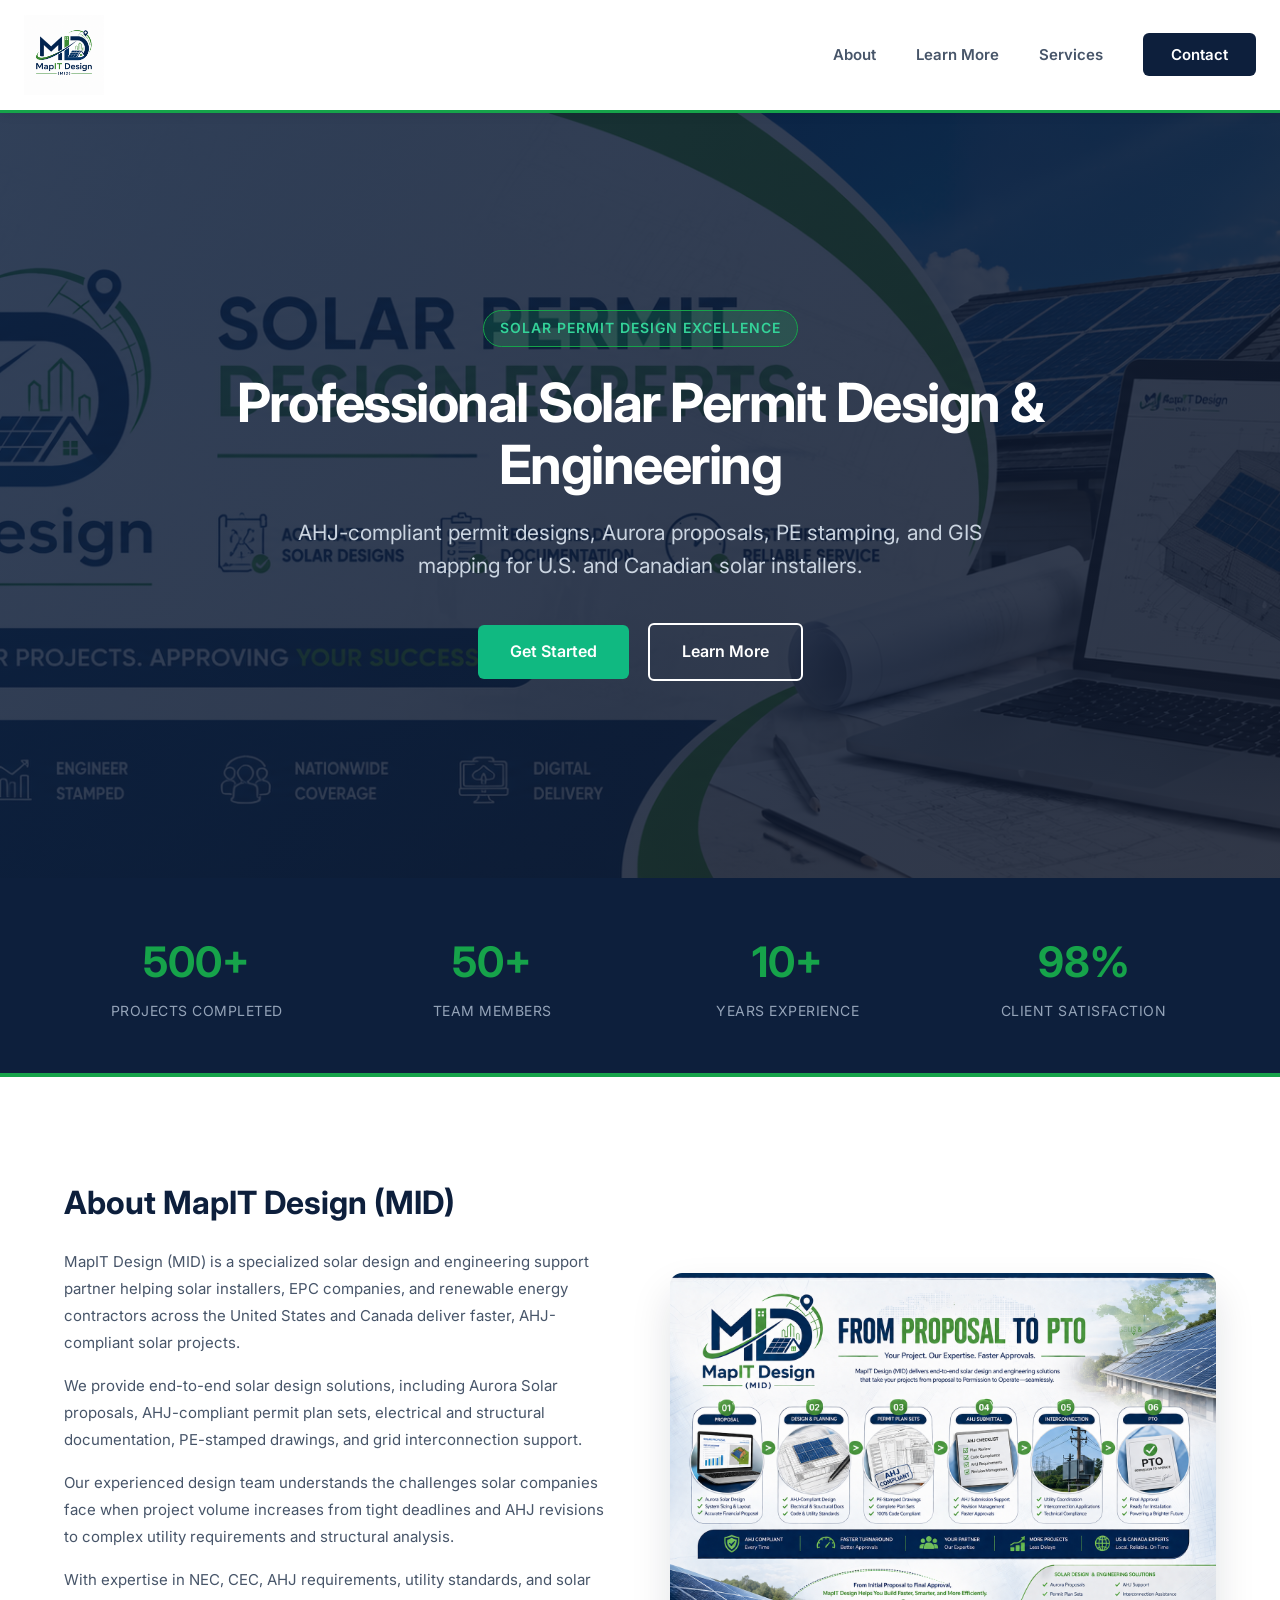
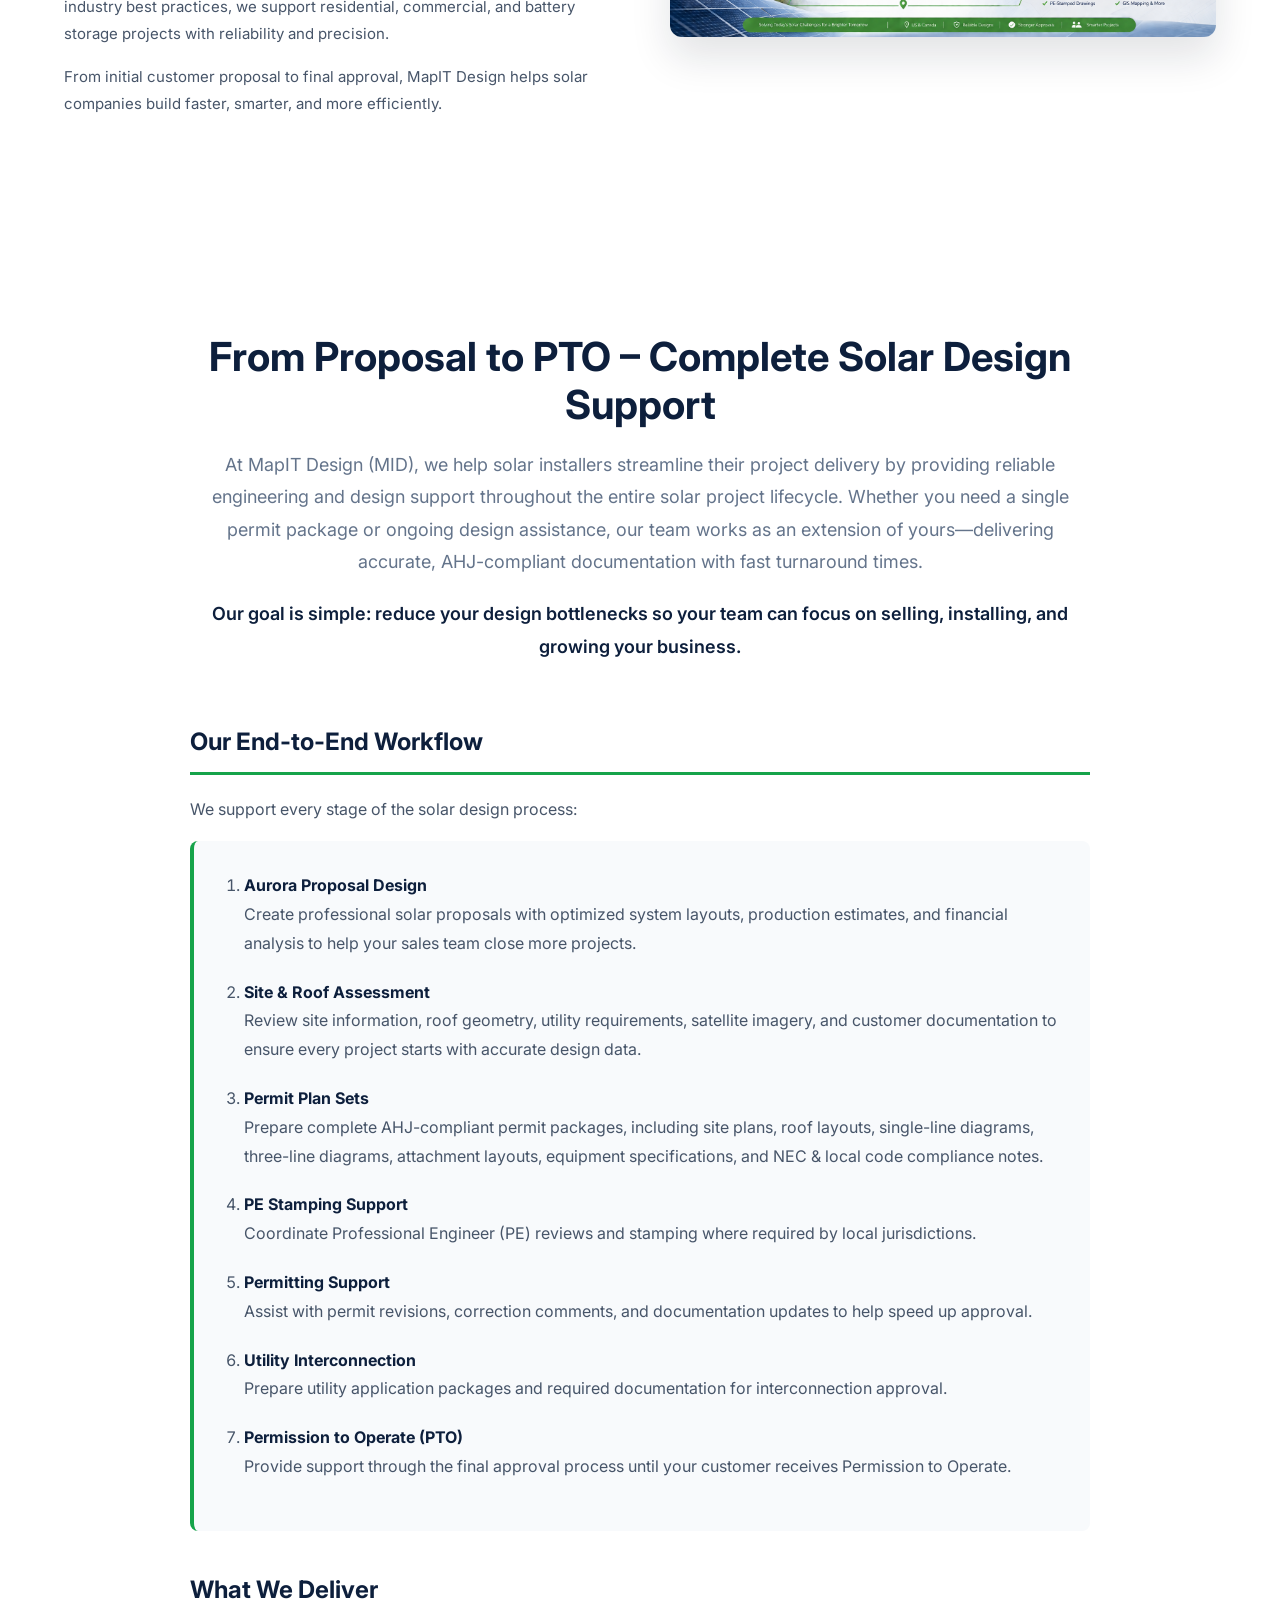
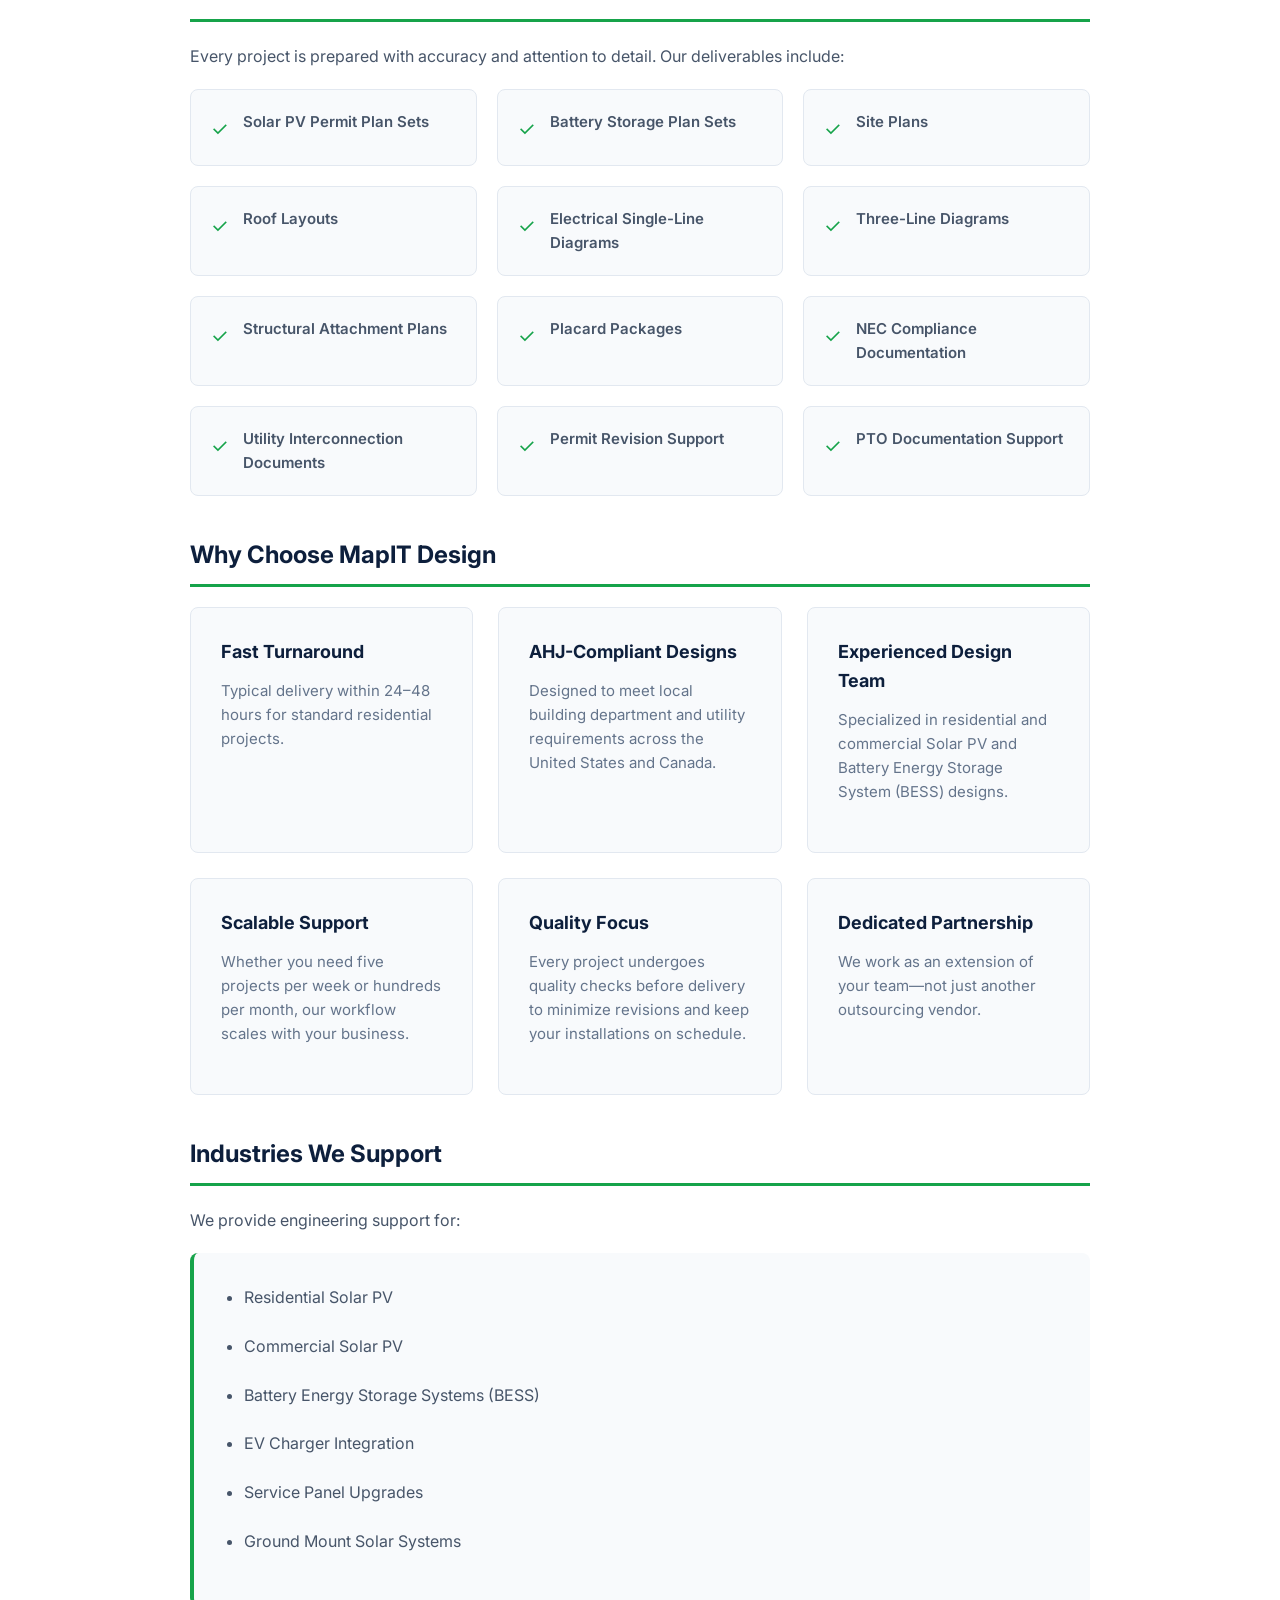
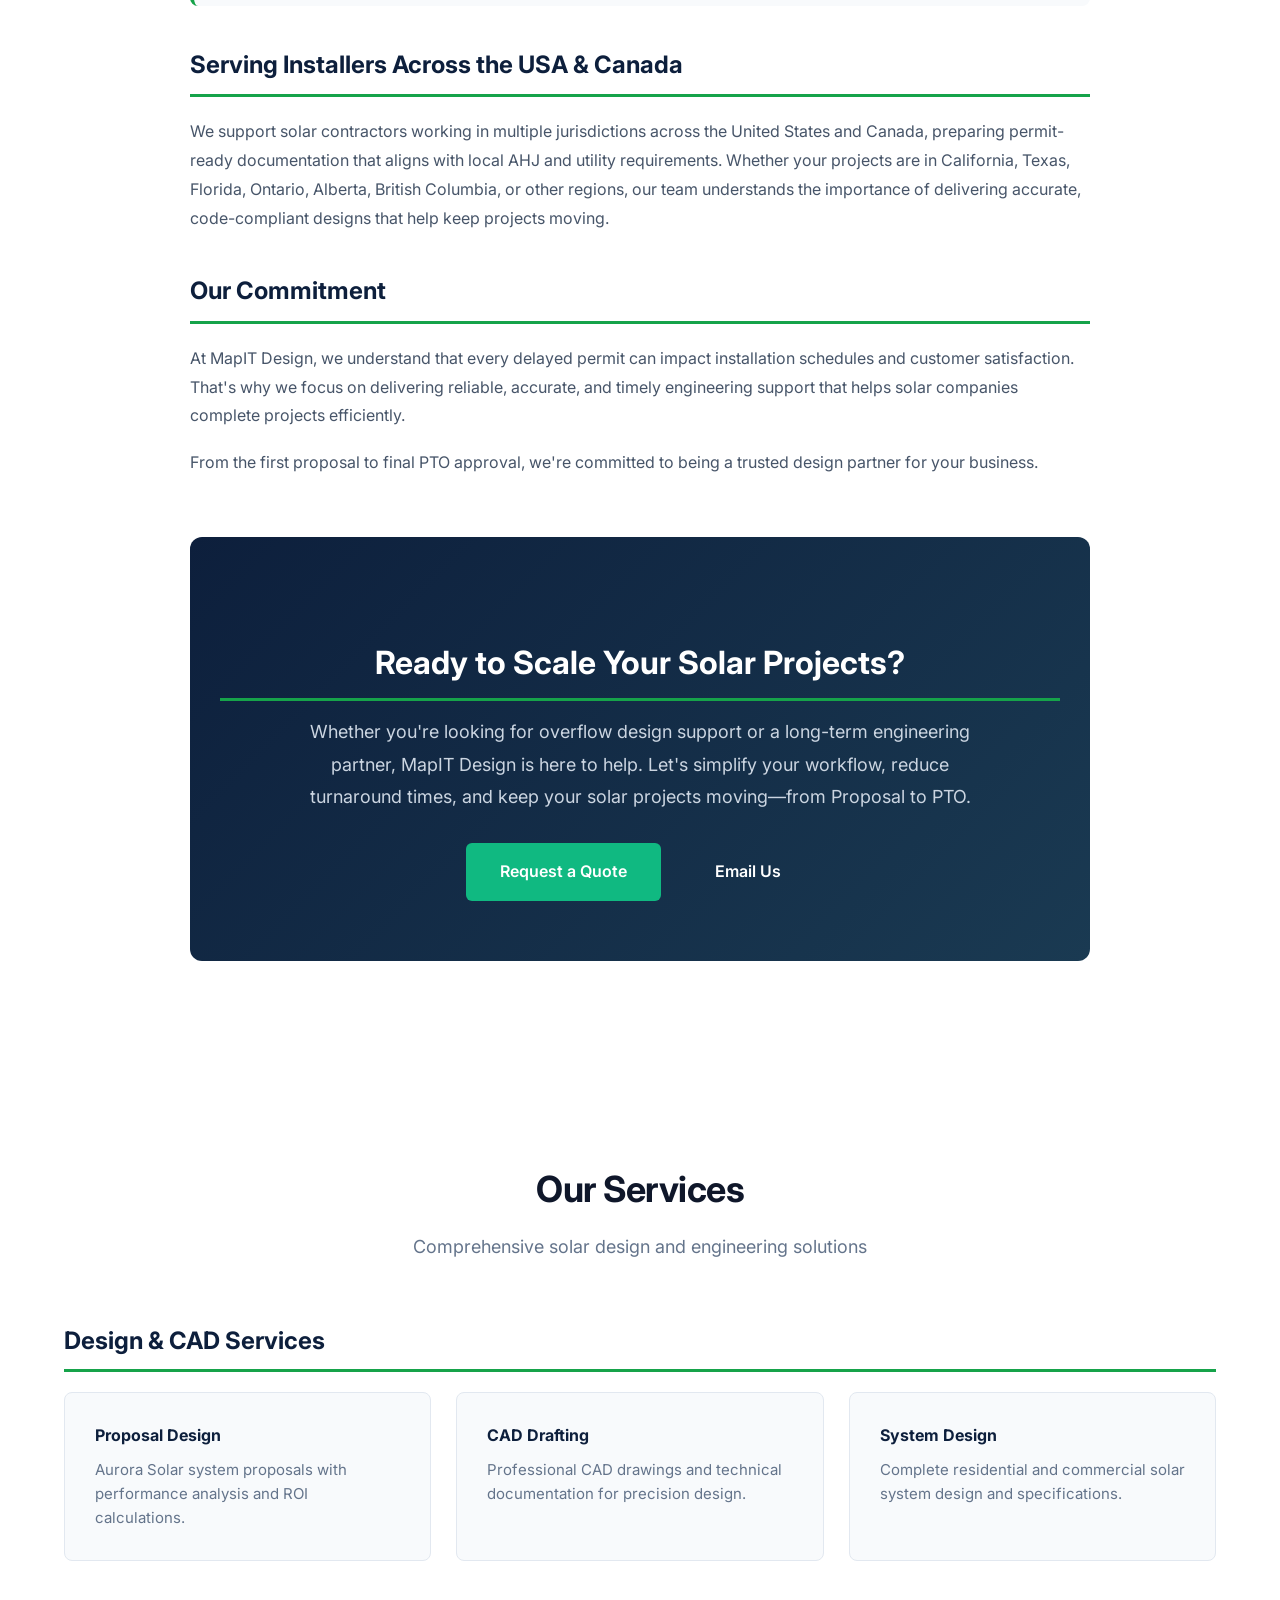
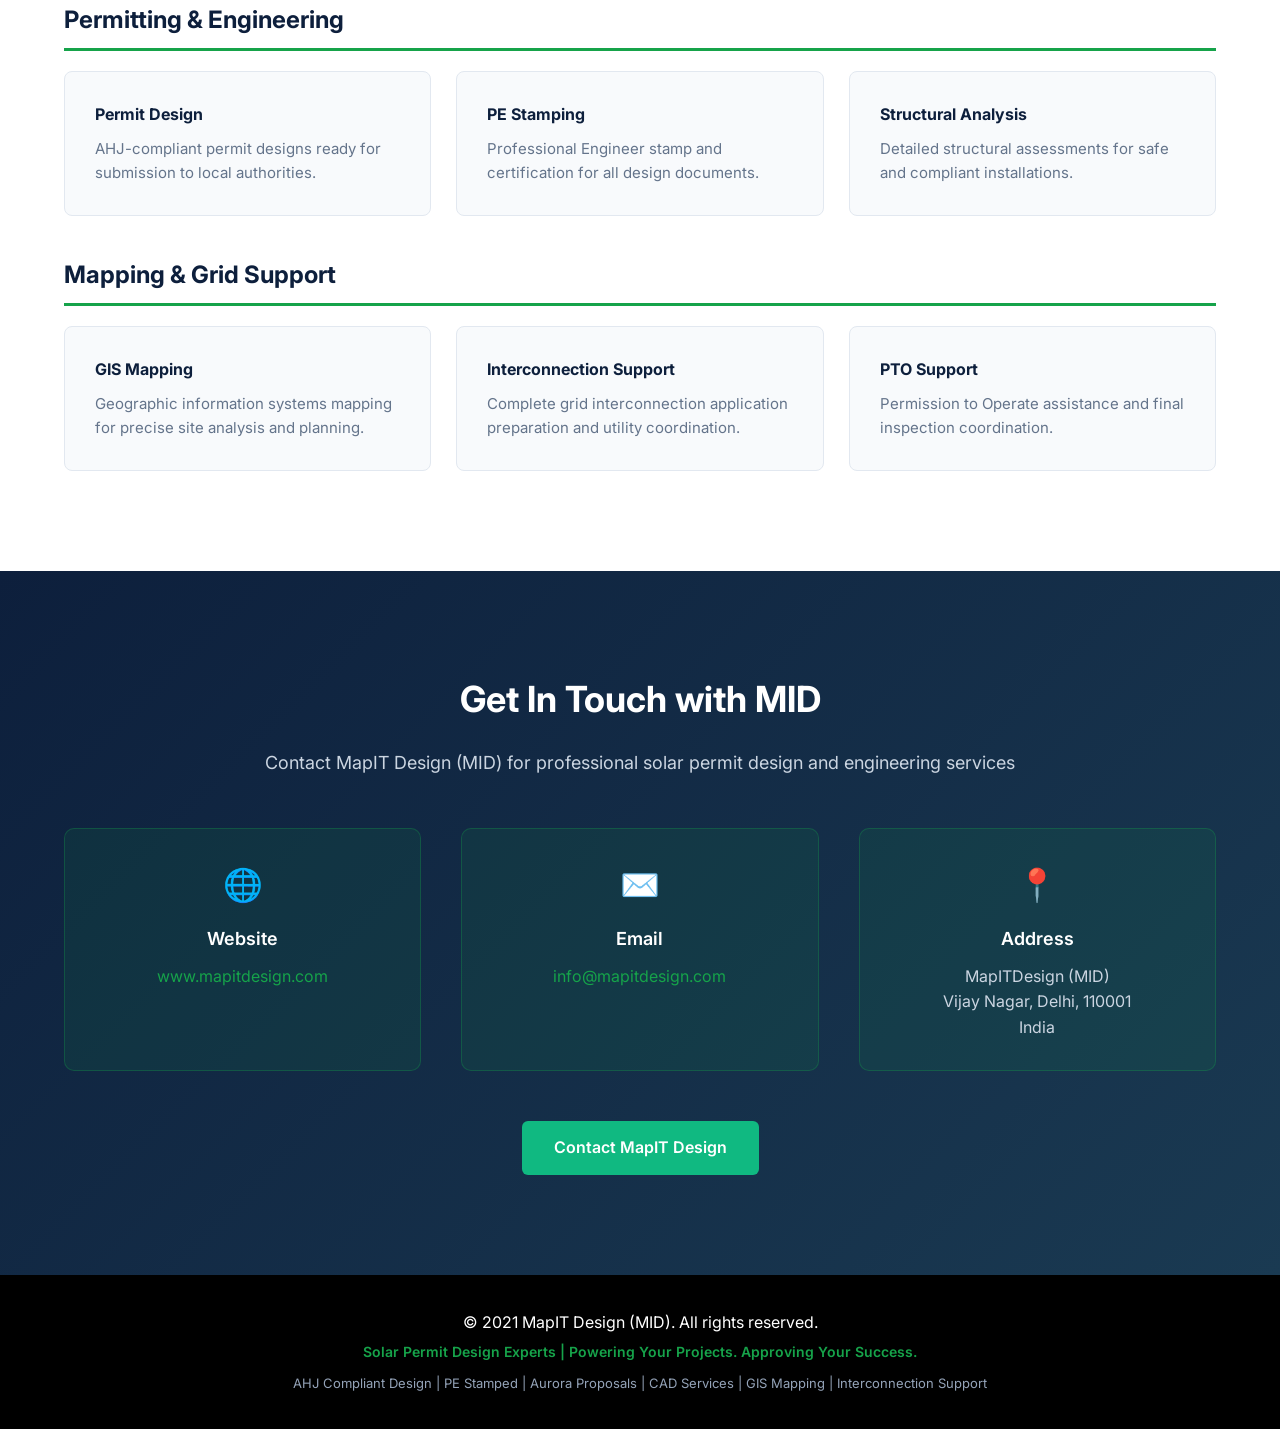
<file: index (1).html>
<!DOCTYPE html>
<html lang="en">
<head>
    <meta charset="UTF-8">
    <meta name="viewport" content="width=device-width, initial-scale=1.0">
    <meta name="description" content="MapIT Design (MID) provides professional, AHJ-compliant solar permit design, Aurora proposals, PE stamping, and GIS mapping solutions for U.S. and Canadian solar installers.">
    <title>MapIT Design (MID) | Professional Solar Permit Design & Engineering</title>

    <!-- Google Fonts -->
    <link rel="preconnect" href="https://fonts.googleapis.com">
    <link rel="preconnect" href="https://fonts.gstatic.com" crossorigin>
    <link href="https://fonts.googleapis.com/css2?family=Inter:wght@400;600;700&display=swap" rel="stylesheet">

    <!-- Font Awesome Icons -->
    <link rel="stylesheet" href="https://cdnjs.cloudflare.com/ajax/libs/font-awesome/6.5.1/css/all.min.css">

    <style>
        :root {
            --primary-slate: #0f172a;
            --secondary-blue: #1e293b;
            --electric-green: #10b981;
            --action-hover: #059669;
            --text-dark: #334155;
            --text-light: #f8fafc;
            --border-subtle: #e2e8f0;
            --transition-smooth: all 0.4s cubic-bezier(0.16, 1, 0.3, 1);
            --mid-dark-blue: #0d1f3c;
            --mid-green: #16a34a;
        }
        * {
            box-sizing: border-box;
            margin: 0;
            padding: 0;
        }
        html {
            scroll-behavior: smooth;
        }
        body {
            font-family: 'Inter', sans-serif;
            color: var(--text-dark);
            background-color: #f8fafc;
            line-height: 1.6;
        }
        .container {
            width: 100%;
            max-width: 1200px;
            margin: 0 auto;
            padding: 0 24px;
        }
        section {
            padding: 100px 0;
        }
        .section-title {
            text-align: center;
            max-width: 700px;
            margin: 0 auto 60px;
        }
        .section-title h2 {
            font-size: 36px;
            color: var(--primary-slate);
            font-weight: 700;
            letter-spacing: -0.5px;
            margin-bottom: 15px;
        }
        .section-title p {
            color: #64748b;
            font-size: 18px;
        }
        .btn {
            display: inline-block;
            padding: 14px 32px;
            font-weight: 600;
            font-size: 16px;
            border-radius: 6px;
            text-decoration: none;
            transition: var(--transition-smooth);
            cursor: pointer;
            border: none;
        }
        .btn-primary {
            background-color: var(--electric-green);
            color: #fff;
        }
        .btn-primary:hover {
            background-color: var(--action-hover);
            transform: translateY(-2px);
        }
        .btn-secondary {
            background-color: transparent;
            color: #fff;
            border: 2px solid #fff;
            margin-left: 15px;
        }
        .btn-secondary:hover {
            background-color: #fff;
            color: var(--primary-slate);
        }

        /* NAVIGATION BAR */
        .navbar {
            background-color: rgba(255, 255, 255, 0.98);
            backdrop-filter: blur(10px);
            border-bottom: 3px solid var(--mid-green);
            position: sticky;
            top: 0;
            z-index: 2000;
            transition: var(--transition-smooth);
            box-shadow: 0 2px 10px rgba(0,0,0,0.08);
        }
        .nav-container {
            display: flex;
            justify-content: flex-start;
            align-items: center;
            gap: 60px;
            max-width: 1400px;
            margin: 0 auto;
            padding: 10px 24px;
        }
        .logo-section {
            display: flex;
            align-items: center;
            flex-shrink: 0;
            min-width: fit-content;
        }
        .logo {
            height: 90px;
            display: flex;
            align-items: center;
            text-decoration: none;
            padding: 5px 0;
        }
        .logo img {
            height: 100%;
            width: auto;
            object-fit: contain;
        }
        .nav-menu {
            display: flex;
            align-items: center;
            list-style: none;
            gap: 40px;
            margin-left: auto;
            flex-wrap: nowrap;
        }
        .nav-menu li {
            margin-left: 0;
        }
        .nav-menu a {
            text-decoration: none;
            color: #475569;
            font-weight: 600;
            font-size: 15px;
            transition: var(--transition-smooth);
            white-space: nowrap;
        }
        .nav-menu a:hover:not(.nav-btn) {
            color: var(--mid-green);
        }
        .nav-menu .nav-btn {
            background-color: var(--mid-dark-blue);
            color: #fff;
            padding: 12px 28px;
            border-radius: 6px;
            white-space: nowrap;
            font-weight: 600;
        }
        .nav-menu .nav-btn:hover {
            background-color: var(--electric-green);
        }

        /* HERO BANNER */
        .hero {
            position: relative;
            background: linear-gradient(135deg, rgba(13,31,60,0.85), rgba(15,23,42,0.85)), url('./MID_Backdrop.png') no-repeat center center/cover;
            background-size: cover;
            background-position: center;
            height: 85vh;
            display: flex;
            align-items: center;
            justify-content: center;
            text-align: center;
            color: #fff;
        }
        .hero-content {
            position: relative;
            z-index: 10;
            max-width: 900px;
            padding: 0 20px;
        }
        .badge {
            display: inline-block;
            background-color: rgba(22, 163, 74, 0.2);
            border: 1px solid var(--mid-green);
            color: #34d399;
            padding: 6px 16px;
            border-radius: 50px;
            font-size: 14px;
            font-weight: 600;
            text-transform: uppercase;
            letter-spacing: 1px;
            margin-bottom: 25px;
        }
        .hero h1 {
            font-size: 54px;
            font-weight: 700;
            letter-spacing: -1.5px;
            line-height: 1.15;
            margin-bottom: 20px;
        }
        .hero p {
            font-size: 21px;
            color: #cbd5e1;
            max-width: 750px;
            margin: 0 auto 40px;
        }

        /* METRIC COUNTERS */
        .counters-section {
            background-color: var(--mid-dark-blue);
            padding: 50px 0;
            border-bottom: 4px solid var(--mid-green);
        }
        .counters-grid {
            display: grid;
            grid-template-columns: repeat(auto-fit, minmax(200px, 1fr));
            gap: 30px;
            text-align: center;
        }
        .counter-card {
            color: #fff;
        }
        .counter-num {
            font-size: 42px;
            font-weight: 700;
            color: var(--mid-green);
            margin-bottom: 5px;
        }
        .counter-card p {
            color: #94a3b8;
            font-size: 14px;
            text-transform: uppercase;
            letter-spacing: 0.5px;
        }

        /* ABOUT SECTION */
        .about {
            background-color: #fff;
        }
        .about-container {
            display: grid;
            grid-template-columns: 1fr 1fr;
            gap: 60px;
            align-items: stretch;
        }
        .about-text {
            display: flex;
            flex-direction: column;
            justify-content: center;
        }
        .about-text h2 {
            font-size: 32px;
            color: var(--mid-dark-blue);
            margin-bottom: 20px;
            text-align: left;
            font-weight: 700;
        }
        .about-text p {
            font-size: 15px;
            color: #475569;
            margin-bottom: 16px;
            line-height: 1.8;
        }
        .about-image {
            display: flex;
            align-items: center;
            justify-content: center;
        }
        .about-image img {
            width: 100%;
            height: auto;
            border-radius: 12px;
            box-shadow: 0 20px 40px rgba(15,23,42,0.12);
            object-fit: cover;
        }

        /* LEARN MORE SECTION */
        .learn-more {
            background-color: #fff;
        }
        .learn-more-header {
            text-align: center;
            max-width: 900px;
            margin: 0 auto 60px;
        }
        .learn-more-header h2 {
            font-size: 40px;
            color: var(--mid-dark-blue);
            font-weight: 700;
            margin-bottom: 20px;
            line-height: 1.2;
        }
        .learn-more-header p {
            font-size: 18px;
            color: #64748b;
            line-height: 1.8;
        }
        .learn-more-content {
            max-width: 900px;
            margin: 0 auto;
        }
        .learn-more-content h3 {
            font-size: 24px;
            color: var(--mid-dark-blue);
            font-weight: 700;
            margin: 40px 0 20px;
            padding-bottom: 10px;
            border-bottom: 3px solid var(--mid-green);
        }
        .learn-more-content p {
            font-size: 16px;
            color: #475569;
            margin-bottom: 18px;
            line-height: 1.8;
        }
        .workflow-list {
            background-color: #f8fafc;
            padding: 30px;
            border-radius: 8px;
            border-left: 4px solid var(--mid-green);
            margin-bottom: 30px;
        }
        .workflow-list ol {
            margin-left: 20px;
        }
        .workflow-list li {
            font-size: 16px;
            color: #475569;
            margin-bottom: 20px;
            line-height: 1.8;
        }
        .workflow-list strong {
            color: var(--mid-dark-blue);
            font-weight: 700;
        }
        .deliverables-grid {
            display: grid;
            grid-template-columns: repeat(auto-fit, minmax(250px, 1fr));
            gap: 20px;
            margin-bottom: 30px;
        }
        .deliverable-item {
            background-color: #f8fafc;
            padding: 20px;
            border-radius: 8px;
            border: 1px solid var(--border-subtle);
            display: flex;
            align-items: flex-start;
            gap: 15px;
        }
        .deliverable-icon {
            font-size: 20px;
            color: var(--mid-green);
            flex-shrink: 0;
            margin-top: 3px;
        }
        .deliverable-text {
            font-size: 15px;
            color: #475569;
            font-weight: 600;
        }
        .benefits-grid {
            display: grid;
            grid-template-columns: repeat(auto-fit, minmax(280px, 1fr));
            gap: 25px;
            margin-bottom: 40px;
        }
        .benefit-card {
            background-color: #f8fafc;
            padding: 30px;
            border-radius: 8px;
            border: 1px solid var(--border-subtle);
            transition: var(--transition-smooth);
        }
        .benefit-card:hover {
            transform: translateY(-5px);
            box-shadow: 0 10px 30px rgba(22, 163, 74, 0.1);
            border-color: var(--mid-green);
        }
        .benefit-card h4 {
            font-size: 18px;
            color: var(--mid-dark-blue);
            font-weight: 700;
            margin-bottom: 12px;
        }
        .benefit-card p {
            font-size: 15px;
            color: #64748b;
            line-height: 1.6;
        }
        .cta-section {
            background: linear-gradient(135deg, var(--mid-dark-blue), #1a3a52);
            color: #fff;
            padding: 60px 30px;
            border-radius: 12px;
            text-align: center;
            margin-top: 60px;
        }
        .cta-section h3 {
            font-size: 32px;
            margin-bottom: 15px;
            color: #fff;
        }
        .cta-section p {
            font-size: 18px;
            color: #cbd5e1;
            margin-bottom: 30px;
            max-width: 700px;
            margin-left: auto;
            margin-right: auto;
        }
        .cta-buttons {
            display: flex;
            gap: 20px;
            justify-content: center;
            flex-wrap: wrap;
        }
        .cta-buttons a {
            display: inline-block;
            padding: 14px 32px;
            font-weight: 600;
            font-size: 16px;
            border-radius: 6px;
            text-decoration: none;
            transition: var(--transition-smooth);
            cursor: pointer;
            border: 2px solid transparent;
        }
        .btn-cta-primary {
            background-color: var(--electric-green);
            color: #fff;
        }
        .btn-cta-primary:hover {
            background-color: var(--action-hover);
            transform: translateY(-2px);
        }
        .btn-cta-secondary {
            background-color: transparent;
            color: #fff;
            border: 2px solid #fff;
        }
        .btn-cta-secondary:hover {
            background-color: #fff;
            color: var(--mid-dark-blue);
        }

        /* SERVICES GRID */
        .services {
            background-color: #fff;
        }
        .service-category-title {
            font-size: 24px;
            color: var(--mid-dark-blue);
            font-weight: 700;
            margin: 40px 0 20px;
            padding-bottom: 8px;
            border-bottom: 3px solid var(--mid-green);
        }
        .services-grid {
            display: grid;
            grid-template-columns: repeat(auto-fit, minmax(280px, 1fr));
            gap: 25px;
        }
        .service-card {
            padding: 30px;
            background-color: #f8fafc;
            border-radius: 8px;
            border: 1px solid var(--border-subtle);
            transition: var(--transition-smooth);
        }
        .service-card:hover {
            border-color: var(--mid-green);
            box-shadow: 0 5px 15px rgba(22, 163, 74, 0.1);
        }
        .service-card h4 {
            margin-bottom: 10px;
            color: var(--mid-dark-blue);
            font-weight: 700;
        }
        .service-card p {
            font-size: 15px;
            color: #64748b;
        }

        /* CONTACT SECTION */
        .contact-section {
            background: linear-gradient(135deg, var(--mid-dark-blue), #1a3a52);
            color: #fff;
        }
        .contact-content {
            text-align: center;
        }
        .contact-content h2 {
            font-size: 36px;
            margin-bottom: 20px;
            color: #fff;
        }
        .contact-content p {
            font-size: 18px;
            color: #cbd5e1;
            margin-bottom: 30px;
        }
        .contact-details {
            display: grid;
            grid-template-columns: repeat(auto-fit, minmax(280px, 1fr));
            gap: 40px;
            margin-top: 50px;
            margin-bottom: 50px;
        }
        .contact-item {
            background-color: rgba(22, 163, 74, 0.1);
            padding: 30px;
            border-radius: 10px;
            border: 1px solid rgba(22, 163, 74, 0.3);
        }
        .contact-item-icon {
            font-size: 32px;
            color: var(--mid-green);
            margin-bottom: 15px;
        }
        .contact-item-title {
            font-size: 18px;
            font-weight: 600;
            margin-bottom: 10px;
            color: #fff;
        }
        .contact-item-content {
            font-size: 16px;
            color: #cbd5e1;
            word-break: break-word;
        }
        .contact-item-content a {
            color: var(--mid-green);
            text-decoration: none;
            transition: var(--transition-smooth);
        }
        .contact-item-content a:hover {
            text-decoration: underline;
            color: #34d399;
        }

        /* FOOTER */
        .footer {
            background-color: #000;
            color: #fff;
            padding: 30px;
            text-align: center;
        }
        .footer p {
            margin: 5px 0;
        }
        .footer-branding {
            font-size: 14px;
            color: var(--mid-green);
            margin-top: 10px;
            font-weight: 600;
        }

        @media (max-width: 1024px) {
            .nav-container { gap: 40px; }
            .logo { height: 80px; }
            .nav-menu { gap: 30px; }
        }

        @media (max-width: 768px) {
            .about-container { grid-template-columns: 1fr; gap: 40px; }
            .hero h1 { font-size: 38px; }
            .nav-menu { display: none; }
            .contact-details { grid-template-columns: 1fr; }
            .logo { height: 70px; }
            .nav-container { gap: 20px; padding: 10px 20px; }
            .cta-buttons { flex-direction: column; }
            .cta-buttons a { width: 100%; text-align: center; }
            .learn-more-header h2 { font-size: 28px; }
        }
    </style>
</head>
<body>
    <!-- NAVIGATION BAR -->
    <nav class="navbar">
        <div class="nav-container">
            <div class="logo-section">
                <a href="#" class="logo">
                    <img src="./MID-LOGO.png" alt="MapIT Design (MID) Logo">
                </a>
            </div>
            <ul class="nav-menu">
                <li><a href="#about">About</a></li>
                <li><a href="#learn-more">Learn More</a></li>
                <li><a href="#services">Services</a></li>
                <li><a href="#contact" class="nav-btn">Contact</a></li>
            </ul>
        </div>
    </nav>

    <!-- HERO SECTION -->
    <section class="hero">
        <div class="hero-content">
            <div class="badge">Solar Permit Design Excellence</div>
            <h1>Professional Solar Permit Design & Engineering</h1>
            <p>AHJ-compliant permit designs, Aurora proposals, PE stamping, and GIS mapping for U.S. and Canadian solar installers.</p>
            <a href="#contact" class="btn btn-primary">Get Started</a>
            <a href="#learn-more" class="btn btn-secondary">Learn More</a>
        </div>
    </section>

    <!-- COUNTERS SECTION -->
    <section class="counters-section">
        <div class="container">
            <div class="counters-grid">
                <div class="counter-card">
                    <div class="counter-num">500+</div>
                    <p>Projects Completed</p>
                </div>
                <div class="counter-card">
                    <div class="counter-num">50+</div>
                    <p>Team Members</p>
                </div>
                <div class="counter-card">
                    <div class="counter-num">10+</div>
                    <p>Years Experience</p>
                </div>
                <div class="counter-card">
                    <div class="counter-num">98%</div>
                    <p>Client Satisfaction</p>
                </div>
            </div>
        </div>
    </section>

    <!-- ABOUT SECTION -->
    <section class="about" id="about">
        <div class="container">
            <div class="about-container">
                <div class="about-text">
                    <h2>About MapIT Design (MID)</h2>
                    <p>MapIT Design (MID) is a specialized solar design and engineering support partner helping solar installers, EPC companies, and renewable energy contractors across the United States and Canada deliver faster, AHJ-compliant solar projects.</p>
                    <p>We provide end-to-end solar design solutions, including Aurora Solar proposals, AHJ-compliant permit plan sets, electrical and structural documentation, PE-stamped drawings, and grid interconnection support.</p>
                    <p>Our experienced design team understands the challenges solar companies face when project volume increases from tight deadlines and AHJ revisions to complex utility requirements and structural analysis.</p>
                    <p>With expertise in NEC, CEC, AHJ requirements, utility standards, and solar industry best practices, we support residential, commercial, and battery storage projects with reliability and precision.</p>
                    <p>From initial customer proposal to final approval, MapIT Design helps solar companies build faster, smarter, and more efficiently.</p>
                </div>
                <div class="about-image">
                    <img src="./Solar-end%20to%20end.png" alt="MapIT Design End-to-End Solar Workflow from Proposal to PTO">
                </div>
            </div>
        </div>
    </section>

    <!-- LEARN MORE SECTION (includes process/workflow and why-us content) -->
    <section class="learn-more" id="learn-more">
        <div class="container">
            <div class="learn-more-header">
                <h2>From Proposal to PTO – Complete Solar Design Support</h2>
                <p>At MapIT Design (MID), we help solar installers streamline their project delivery by providing reliable engineering and design support throughout the entire solar project lifecycle. Whether you need a single permit package or ongoing design assistance, our team works as an extension of yours—delivering accurate, AHJ-compliant documentation with fast turnaround times.</p>
                <p style="margin-top: 20px; font-weight: 600; color: var(--mid-dark-blue);">Our goal is simple: reduce your design bottlenecks so your team can focus on selling, installing, and growing your business.</p>
            </div>

            <div class="learn-more-content">
                <h3 id="workflow">Our End-to-End Workflow</h3>
                <p>We support every stage of the solar design process:</p>

                <div class="workflow-list">
                    <ol>
                        <li>
                            <strong>Aurora Proposal Design</strong><br>
                            Create professional solar proposals with optimized system layouts, production estimates, and financial analysis to help your sales team close more projects.
                        </li>
                        <li>
                            <strong>Site & Roof Assessment</strong><br>
                            Review site information, roof geometry, utility requirements, satellite imagery, and customer documentation to ensure every project starts with accurate design data.
                        </li>
                        <li>
                            <strong>Permit Plan Sets</strong><br>
                            Prepare complete AHJ-compliant permit packages, including site plans, roof layouts, single-line diagrams, three-line diagrams, attachment layouts, equipment specifications, and NEC & local code compliance notes.
                        </li>
                        <li>
                            <strong>PE Stamping Support</strong><br>
                            Coordinate Professional Engineer (PE) reviews and stamping where required by local jurisdictions.
                        </li>
                        <li>
                            <strong>Permitting Support</strong><br>
                            Assist with permit revisions, correction comments, and documentation updates to help speed up approval.
                        </li>
                        <li>
                            <strong>Utility Interconnection</strong><br>
                            Prepare utility application packages and required documentation for interconnection approval.
                        </li>
                        <li>
                            <strong>Permission to Operate (PTO)</strong><br>
                            Provide support through the final approval process until your customer receives Permission to Operate.
                        </li>
                    </ol>
                </div>

                <h3>What We Deliver</h3>
                <p>Every project is prepared with accuracy and attention to detail. Our deliverables include:</p>

                <div class="deliverables-grid">
                    <div class="deliverable-item"><div class="deliverable-icon">✓</div><div class="deliverable-text">Solar PV Permit Plan Sets</div></div>
                    <div class="deliverable-item"><div class="deliverable-icon">✓</div><div class="deliverable-text">Battery Storage Plan Sets</div></div>
                    <div class="deliverable-item"><div class="deliverable-icon">✓</div><div class="deliverable-text">Site Plans</div></div>
                    <div class="deliverable-item"><div class="deliverable-icon">✓</div><div class="deliverable-text">Roof Layouts</div></div>
                    <div class="deliverable-item"><div class="deliverable-icon">✓</div><div class="deliverable-text">Electrical Single-Line Diagrams</div></div>
                    <div class="deliverable-item"><div class="deliverable-icon">✓</div><div class="deliverable-text">Three-Line Diagrams</div></div>
                    <div class="deliverable-item"><div class="deliverable-icon">✓</div><div class="deliverable-text">Structural Attachment Plans</div></div>
                    <div class="deliverable-item"><div class="deliverable-icon">✓</div><div class="deliverable-text">Placard Packages</div></div>
                    <div class="deliverable-item"><div class="deliverable-icon">✓</div><div class="deliverable-text">NEC Compliance Documentation</div></div>
                    <div class="deliverable-item"><div class="deliverable-icon">✓</div><div class="deliverable-text">Utility Interconnection Documents</div></div>
                    <div class="deliverable-item"><div class="deliverable-icon">✓</div><div class="deliverable-text">Permit Revision Support</div></div>
                    <div class="deliverable-item"><div class="deliverable-icon">✓</div><div class="deliverable-text">PTO Documentation Support</div></div>
                </div>

                <h3 id="why-us">Why Choose MapIT Design</h3>

                <div class="benefits-grid">
                    <div class="benefit-card">
                        <h4>Fast Turnaround</h4>
                        <p>Typical delivery within 24–48 hours for standard residential projects.</p>
                    </div>
                    <div class="benefit-card">
                        <h4>AHJ-Compliant Designs</h4>
                        <p>Designed to meet local building department and utility requirements across the United States and Canada.</p>
                    </div>
                    <div class="benefit-card">
                        <h4>Experienced Design Team</h4>
                        <p>Specialized in residential and commercial Solar PV and Battery Energy Storage System (BESS) designs.</p>
                    </div>
                    <div class="benefit-card">
                        <h4>Scalable Support</h4>
                        <p>Whether you need five projects per week or hundreds per month, our workflow scales with your business.</p>
                    </div>
                    <div class="benefit-card">
                        <h4>Quality Focus</h4>
                        <p>Every project undergoes quality checks before delivery to minimize revisions and keep your installations on schedule.</p>
                    </div>
                    <div class="benefit-card">
                        <h4>Dedicated Partnership</h4>
                        <p>We work as an extension of your team—not just another outsourcing vendor.</p>
                    </div>
                </div>

                <h3>Industries We Support</h3>
                <p>We provide engineering support for:</p>
                <div class="workflow-list">
                    <ul style="margin-left: 20px; list-style-type: disc;">
                        <li>Residential Solar PV</li>
                        <li>Commercial Solar PV</li>
                        <li>Battery Energy Storage Systems (BESS)</li>
                        <li>EV Charger Integration</li>
                        <li>Service Panel Upgrades</li>
                        <li>Ground Mount Solar Systems</li>
                    </ul>
                </div>

                <h3>Serving Installers Across the USA & Canada</h3>
                <p>We support solar contractors working in multiple jurisdictions across the United States and Canada, preparing permit-ready documentation that aligns with local AHJ and utility requirements. Whether your projects are in California, Texas, Florida, Ontario, Alberta, British Columbia, or other regions, our team understands the importance of delivering accurate, code-compliant designs that help keep projects moving.</p>

                <h3>Our Commitment</h3>
                <p>At MapIT Design, we understand that every delayed permit can impact installation schedules and customer satisfaction. That's why we focus on delivering reliable, accurate, and timely engineering support that helps solar companies complete projects efficiently.</p>
                <p>From the first proposal to final PTO approval, we're committed to being a trusted design partner for your business.</p>

                <div class="cta-section">
                    <h3>Ready to Scale Your Solar Projects?</h3>
                    <p>Whether you're looking for overflow design support or a long-term engineering partner, MapIT Design is here to help. Let's simplify your workflow, reduce turnaround times, and keep your solar projects moving—from Proposal to PTO.</p>
                    <div class="cta-buttons">
                        <a href="#contact" class="btn-cta-primary">Request a Quote</a>
                        <a href="mailto:info@mapitdesign.com" class="btn-cta-secondary">Email Us</a>
                    </div>
                </div>
            </div>
        </div>
    </section>

    <!-- SERVICES SECTION -->
    <section class="services" id="services">
        <div class="container">
            <div class="section-title">
                <h2>Our Services</h2>
                <p>Comprehensive solar design and engineering solutions</p>
            </div>

            <h3 class="service-category-title">Design & CAD Services</h3>
            <div class="services-grid">
                <div class="service-card">
                    <h4>Proposal Design</h4>
                    <p>Aurora Solar system proposals with performance analysis and ROI calculations.</p>
                </div>
                <div class="service-card">
                    <h4>CAD Drafting</h4>
                    <p>Professional CAD drawings and technical documentation for precision design.</p>
                </div>
                <div class="service-card">
                    <h4>System Design</h4>
                    <p>Complete residential and commercial solar system design and specifications.</p>
                </div>
            </div>

            <h3 class="service-category-title">Permitting & Engineering</h3>
            <div class="services-grid">
                <div class="service-card">
                    <h4>Permit Design</h4>
                    <p>AHJ-compliant permit designs ready for submission to local authorities.</p>
                </div>
                <div class="service-card">
                    <h4>PE Stamping</h4>
                    <p>Professional Engineer stamp and certification for all design documents.</p>
                </div>
                <div class="service-card">
                    <h4>Structural Analysis</h4>
                    <p>Detailed structural assessments for safe and compliant installations.</p>
                </div>
            </div>

            <h3 class="service-category-title">Mapping & Grid Support</h3>
            <div class="services-grid">
                <div class="service-card">
                    <h4>GIS Mapping</h4>
                    <p>Geographic information systems mapping for precise site analysis and planning.</p>
                </div>
                <div class="service-card">
                    <h4>Interconnection Support</h4>
                    <p>Complete grid interconnection application preparation and utility coordination.</p>
                </div>
                <div class="service-card">
                    <h4>PTO Support</h4>
                    <p>Permission to Operate assistance and final inspection coordination.</p>
                </div>
            </div>
        </div>
    </section>

    <!-- CONTACT SECTION -->
    <section class="contact-section" id="contact">
        <div class="container">
            <div class="contact-content">
                <h2>Get In Touch with MID</h2>
                <p>Contact MapIT Design (MID) for professional solar permit design and engineering services</p>

                <div class="contact-details">
                    <div class="contact-item">
                        <div class="contact-item-icon">🌐</div>
                        <div class="contact-item-title">Website</div>
                        <div class="contact-item-content">
                            <a href="https://www.mapitdesign.com" target="_blank">www.mapitdesign.com</a>
                        </div>
                    </div>

                    <div class="contact-item">
                        <div class="contact-item-icon">✉️</div>
                        <div class="contact-item-title">Email</div>
                        <div class="contact-item-content">
                            <a href="mailto:info@mapitdesign.com">info@mapitdesign.com</a>
                        </div>
                    </div>

                    <div class="contact-item">
                        <div class="contact-item-icon">📍</div>
                        <div class="contact-item-title">Address</div>
                        <div class="contact-item-content">
                            MapITDesign (MID)<br>
                            Vijay Nagar, Delhi, 110001<br>
                            India
                        </div>
                    </div>
                </div>

                <a href="mailto:info@mapitdesign.com" class="btn btn-primary">Contact MapIT Design</a>
            </div>
        </div>
    </section>

    <!-- FOOTER -->
    <footer class="footer">
        <p>&copy; 2021 MapIT Design (MID). All rights reserved.</p>
        <p class="footer-branding">Solar Permit Design Experts | Powering Your Projects. Approving Your Success.</p>
        <p style="font-size: 13px; color: #94a3b8; margin-top: 10px;">AHJ Compliant Design | PE Stamped | Aurora Proposals | CAD Services | GIS Mapping | Interconnection Support</p>
    </footer>
</body>
</html>
</file>
